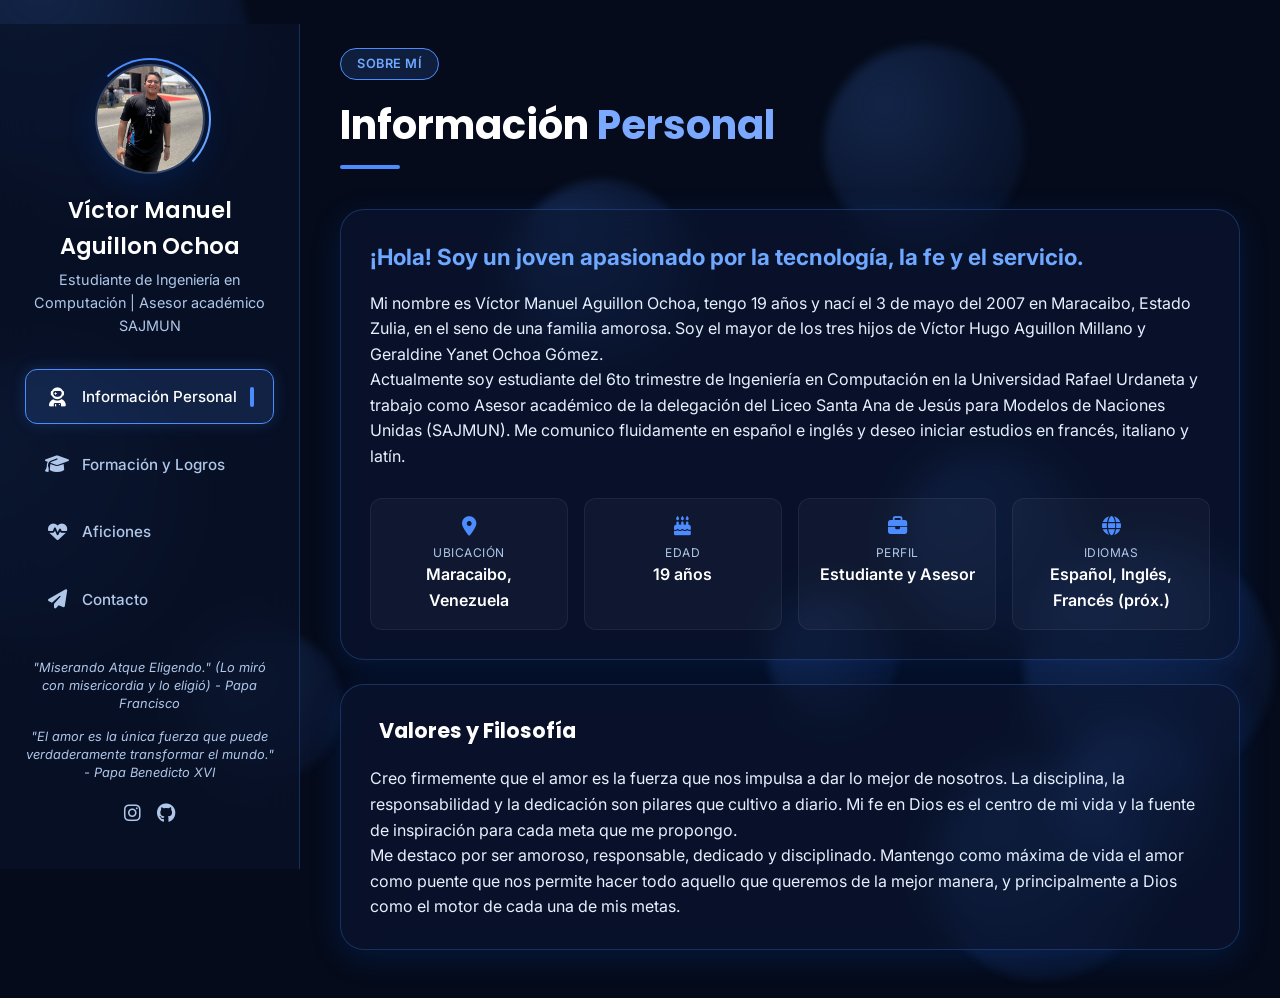
<file: index.html>
<!DOCTYPE html>
<html lang="es">
<head>
    <meta charset="UTF-8">
    <meta name="viewport" content="width=device-width, initial-scale=1.0">
    <title>Biografía | Víctor Manuel Aguillon Ochoa</title>

    <!-- Google Fonts -->
    <link rel="preconnect" href="https://fonts.googleapis.com">
    <link rel="preconnect" href="https://fonts.gstatic.com" crossorigin>
    <link href="https://fonts.googleapis.com/css2?family=Inter:wght@300;400;500;600;700&family=Poppins:wght@400;500;600;700&display=swap" rel="stylesheet">

    <!-- Font Awesome 6 -->
    <link rel="stylesheet" href="https://cdnjs.cloudflare.com/ajax/libs/font-awesome/6.4.0/css/all.min.css">

    <!-- Hoja de estilos principal -->
    <link rel="stylesheet" href="styles.css">
</head>
<body>

    <!-- Burbujas decorativas de fondo -->
    <div class="bg-bubbles" aria-hidden="true">
        <span class="bubble bubble-1"></span>
        <span class="bubble bubble-2"></span>
        <span class="bubble bubble-3"></span>
        <span class="bubble bubble-4"></span>
        <span class="bubble bubble-5"></span>
        <span class="bubble bubble-6"></span>
        <span class="bubble bubble-7"></span>
        <span class="bubble bubble-8"></span>
        <span class="bubble bubble-9"></span>
        <span class="bubble bubble-10"></span>
    </div>

    <!-- Luz que sigue al cursor -->
    <div class="cursor-glow" id="cursorGlow" aria-hidden="true"></div>

    <div class="app-container">

        <!-- Barra lateral -->
        <aside class="sidebar" id="sidebar">
            <div class="profile-section">
                <div class="profile-avatar">
                    <div class="avatar-placeholder" aria-label="Foto de perfil">
                        <img src="fotografias/photo_2026-05-15_08-15-46.jpg" alt="Foto de perfil de Víctor" class="avatar-photo">
                    </div>
                    <div class="avatar-ring" aria-hidden="true"></div>
                </div>
                <h2 class="profile-name">Víctor Manuel Aguillon Ochoa</h2>
                <p class="profile-title">Estudiante de Ingeniería en Computación | Asesor académico SAJMUN</p>
            </div>

            <nav class="sidebar-nav" aria-label="Navegación principal">
                <ul>
                    <li>
                        <button class="nav-btn active" data-section="personal" aria-current="page">
                            <span class="nav-icon"><i class="fa-solid fa-user-astronaut"></i></span>
                            <span class="nav-label">Información Personal</span>
                            <span class="nav-indicator"></span>
                        </button>
                    </li>
                    <li>
                        <button class="nav-btn" data-section="formacion">
                            <span class="nav-icon"><i class="fa-solid fa-graduation-cap"></i></span>
                            <span class="nav-label">Formación y Logros</span>
                            <span class="nav-indicator"></span>
                        </button>
                    </li>
                    <li>
                        <button class="nav-btn" data-section="aficiones">
                            <span class="nav-icon"><i class="fa-solid fa-heart-pulse"></i></span>
                            <span class="nav-label">Aficiones</span>
                            <span class="nav-indicator"></span>
                        </button>
                    </li>
                    <li>
                        <button class="nav-btn" data-section="contacto">
                            <span class="nav-icon"><i class="fa-solid fa-paper-plane"></i></span>
                            <span class="nav-label">Contacto</span>
                            <span class="nav-indicator"></span>
                        </button>
                    </li>
                </ul>
            </nav>

            <div class="sidebar-footer">
                <p class="footer-quote">
                    "Miserando Atque Eligendo." (Lo miró con misericordia y lo eligió) - Papa Francisco
                </p>
                <p class="footer-quote footer-quote-secondary">
                    "El amor es la única fuerza que puede verdaderamente transformar el mundo." - Papa Benedicto XVI
                </p>
                <div class="social-mini">
                    <a href="https://instagram.com/victoraguillon_" target="_blank" rel="noopener noreferrer" aria-label="Instagram" title="Instagram"><i class="fa-brands fa-instagram"></i></a>
                    <a href="https://github.com/victoraguillon" target="_blank" rel="noopener noreferrer" aria-label="GitHub" title="GitHub"><i class="fa-brands fa-github"></i></a>
                </div>
            </div>
        </aside>

        <!-- Botón menú móvil -->
        <button class="mobile-menu-toggle" id="mobileMenuToggle" aria-label="Abrir menú" aria-expanded="false">
            <span class="toggle-bar"></span>
            <span class="toggle-bar"></span>
            <span class="toggle-bar"></span>
        </button>

        <!-- Contenido principal -->
        <main class="main-content" id="mainContent">

            <!-- SECCIÓN 1: INFORMACIÓN PERSONAL -->
            <section class="content-section active" id="section-personal" aria-labelledby="heading-personal">
                <div class="section-header">
                    <span class="section-badge">Sobre mí</span>
                    <h1 id="heading-personal" class="section-title">
                        Información <span class="highlight">Personal</span>
                    </h1>
                    <div class="section-divider"></div>
                </div>

                <div class="section-body">
                    <div class="card glass-card bio-card">
                        <div class="card-inner">
                            <div class="bio-intro">
                                <h3>¡Hola! Soy un joven apasionado por la tecnología, la fe y el servicio.</h3>
                                <p>
                                    Mi nombre es Víctor Manuel Aguillon Ochoa, tengo 19 años y nací el 3 de mayo del 2007 en Maracaibo, Estado Zulia, en el seno de una familia amorosa. Soy el mayor de los tres hijos de Víctor Hugo Aguillon Millano y Geraldine Yanet Ochoa Gómez.
                                </p>
                                <p>
                                    Actualmente soy estudiante del 6to trimestre de Ingeniería en Computación en la Universidad Rafael Urdaneta y trabajo como Asesor académico de la delegación del Liceo Santa Ana de Jesús para Modelos de Naciones Unidas (SAJMUN). Me comunico fluidamente en español e inglés y deseo iniciar estudios en francés, italiano y latín.
                                </p>
                            </div>
                            <div class="quick-facts">
                                <div class="fact-item">
                                    <i class="fa-solid fa-location-dot fact-icon"></i>
                                    <span class="fact-label">Ubicación</span>
                                    <span class="fact-value">Maracaibo, Venezuela</span>
                                </div>
                                <div class="fact-item">
                                    <i class="fa-solid fa-cake-candles fact-icon"></i>
                                    <span class="fact-label">Edad</span>
                                    <span class="fact-value">19 años</span>
                                </div>
                                <div class="fact-item">
                                    <i class="fa-solid fa-briefcase fact-icon"></i>
                                    <span class="fact-label">Perfil</span>
                                    <span class="fact-value">Estudiante y Asesor</span>
                                </div>
                                <div class="fact-item">
                                    <i class="fa-solid fa-globe fact-icon"></i>
                                    <span class="fact-label">Idiomas</span>
                                    <span class="fact-value">Español, Inglés, Francés (próx.)</span>
                                </div>
                            </div>
                        </div>
                    </div>

                    <div class="card glass-card values-card">
                        <h3 class="card-subtitle"><i class="fa-solid fa-sparkles"></i> Valores y Filosofía</h3>
                        <p>
                            Creo firmemente que el amor es la fuerza que nos impulsa a dar lo mejor de nosotros. La disciplina, la responsabilidad y la dedicación son pilares que cultivo a diario. Mi fe en Dios es el centro de mi vida y la fuente de inspiración para cada meta que me propongo.
                        </p>
                         <p>
                                                     
                         </p>

                         <p>
                                    Me destaco por ser amoroso, responsable, dedicado y disciplinado. Mantengo como máxima de vida el amor como puente que nos permite hacer todo aquello que queremos de la mejor manera, y principalmente a Dios como el motor de cada una de mis metas.
                                </p>
                    </div>
                </div>
            </section>

            <!-- SECCIÓN 2: FORMACIÓN Y LOGROS -->
            <section class="content-section" id="section-formacion" aria-labelledby="heading-formacion">
                <div class="section-header">
                    <span class="section-badge">Mi recorrido</span>
                    <h2 id="heading-formacion" class="section-title">
                        Formación y <span class="highlight">Logros</span>
                    </h2>
                    <div class="section-divider"></div>
                </div>

                <div class="section-body">
                    <div class="timeline">
                        <div class="timeline-item">
                            <div class="timeline-dot"></div>
                            <div class="timeline-content card glass-card">
                                <span class="timeline-year">2010 - 2019</span>
                                <h4>Educación Básica</h4>
                                <p class="timeline-place">U.E. Colegio “La Epifanía” – Maracaibo</p>
                                <p class="timeline-desc">
                                    Cursé mis estudios preescolares y primarios en la Unidad Educativa Colegio “La Epifanía”, donde desde temprana edad me destaqué entre mis compañeros por mi comprensión y desarrollo académico, participando activamente en actividades como retos matemáticos representando a mi institución.
                                </p>
                            </div>
                        </div>

                        <div class="timeline-item">
                            <div class="timeline-dot"></div>
                            <div class="timeline-content card glass-card">
                                <span class="timeline-year">2019 - 2024</span>
                                <h4>Bachiller en Ciencias</h4>
                                <p class="timeline-place">U.E. Colegio “La Epifanía” – Maracaibo</p>
                                <p class="timeline-desc">
                                    Egresado con el mejor promedio de la promoción. Presenté uno de los mejores proyectos de investigación de la institución. Cuadro de honor todos los años.
                                </p>
                            </div>
                        </div>

                        <div class="timeline-item">
                            <div class="timeline-dot"></div>
                            <div class="timeline-content card glass-card">
                                <span class="timeline-year">2024 - Actualidad</span>
                                <h4>Ingeniería en Computación</h4>
                                <p class="timeline-place">Universidad Rafael Urdaneta (URU) – Maracaibo</p>
                                <p class="timeline-desc">
                                    6to trimestre cursado. Cuadro de Honor en 4 de 5 trimestres posibles. Desarrollo de programas en C++, proyectos web y bases de datos.
                                </p>
                            </div>
                        </div>

                        <div class="timeline-item">
                            <div class="timeline-dot"></div>
                            <div class="timeline-content card glass-card">
                                <span class="timeline-year">Actualidad</span>
                                <h4>Asesor Académico – SAJMUN</h4>
                                <p class="timeline-place">Delegación del Liceo “Santa Ana de Jesús”</p>
                                <p class="timeline-desc">
                                    Imparto clases a jóvenes de 1er a 5to año para potenciar su desempeño personal, estudiantil y extracurricular en Modelos de Naciones Unidas.
                                </p>
                            </div>
                        </div>
                    </div>

                    <div class="achievements-grid">
                        <h3 class="card-subtitle"><i class="fa-solid fa-trophy"></i> Logros Destacados</h3>
                        <div class="grid-cards">
                            <div class="card glass-card achievement-card">
                                <img src="fotografias/mejorpromedio.jpg" alt="Mejor promedio de la promoción" class="achievement-photo">
                                <i class="fa-solid fa-award achievement-icon"></i>
                                <h5>Mejor Promedio de Promoción</h5>
                                <p>Bachiller en Ciencias (2024) con el promedio más alto de toda la promoción en La Epifanía.</p>
                            </div>
                            <div class="card glass-card achievement-card">
                                <img src="fotografias/cuadrodehonor.jpg" alt="Cuadro de honor universitario" class="achievement-photo">
                                <i class="fa-solid fa-certificate achievement-icon"></i>
                                <h5>Cuadro de Honor Universitario</h5>
                                <p>Reconocido en 4 de 5 trimestres en Ingeniería en Computación (URU).</p>
                            </div>
                            <div class="card glass-card achievement-card">
                                <img src="fotografias/modelos.jpg" alt="Reconocimiento en MUN" class="achievement-photo">
                                <i class="fa-solid fa-star achievement-icon"></i>
                                <h5>Reconocimiento en MUN</h5>
                                <p>9 distinciones de Mejor Delegación seguidas, sumados a otros reconocimientos significativos.</p>
                            </div>
                        </div>
                    </div>
                </div>
            </section>

            <!-- SECCIÓN 3: AFICIONES -->
            <section class="content-section" id="section-aficiones" aria-labelledby="heading-aficiones">
                <div class="section-header">
                    <span class="section-badge">Pasiones</span>
                    <h2 id="heading-aficiones" class="section-title">
                        Mis <span class="highlight">Aficiones</span>
                    </h2>
                    <div class="section-divider"></div>
                </div>

                <div class="section-body">
                    <div class="hobbies-grid">
                        <div class="card glass-card hobby-card">
                            <img src="fotografias/servicio.jpg" alt="Servicio a Dios" class="hobby-photo">
                            <div class="hobby-icon-wrapper"><i class="fa-solid fa-church hobby-icon"></i></div>
                            <h4>Servicio a Dios</h4>
                            <p>Coordinador de JUVEMAR y Voz de Acompañamiento de la Arquidiocesis de Maracaibo para “El Llamado de Samuel”.</p>
                        </div>
                        <div class="card glass-card hobby-card">
                            <img src="fotografias/programación.jpg" alt="Programación" class="hobby-photo">
                            <div class="hobby-icon-wrapper"><i class="fa-solid fa-code hobby-icon"></i></div>
                            <h4>Programación</h4>
                            <p>Disfruto crear soluciones en C++, desarrollo web y bases de datos en mi tiempo libre.</p>
                        </div>
                        <div class="card glass-card hobby-card">
                            <img src="fotografias/videojuego.jpg" alt="Videojuegos" class="hobby-photo">
                            <div class="hobby-icon-wrapper"><i class="fa-solid fa-gamepad hobby-icon"></i></div>
                            <h4>Videojuegos</h4>
                            <p>Explorar mundos virtuales y competir sanamente es mi escape creativo favorito (Especialmente con mi hermano menor).</p>
                        </div>
                        <div class="card glass-card hobby-card">
                            <img src="fotografias/textos religiosos.jpg" alt="Leer textos religiosos" class="hobby-photo">
                            <div class="hobby-icon-wrapper"><i class="fa-solid fa-book-bible hobby-icon"></i></div>
                            <h4>Leer textos religiosos</h4>
                            <p>Estudiar y profundizar en la fe a través de la lectura y la reflexión.</p>
                        </div>
                        <div class="card glass-card hobby-card">
                            <img src="fotografias/seresqueridos.jpg" alt="Pasar tiempo con mis seres queridos" class="hobby-photo">
                            <div class="hobby-icon-wrapper"><i class="fa-solid fa-book-open hobby-icon"></i></div>
                            <h4>Pasar tiempo con mis seres queridos</h4>
                            <p>Valorar los momentos compartidos y fortalecer el amor con mi familia y amigos es una de mis prioridades.</p>
                        </div>
                    </div>
                </div>
            </section>

            <!-- SECCIÓN 4: CONTACTO -->
            <section class="content-section" id="section-contacto" aria-labelledby="heading-contacto">
                <div class="section-header">
                    <span class="section-badge">Hablemos</span>
                    <h2 id="heading-contacto" class="section-title">
                        Ponte en <span class="highlight">Contacto</span>
                    </h2>
                    <div class="section-divider"></div>
                </div>

                <div class="section-body contact-layout">
                    <div class="card glass-card contact-form-card">
                        <h3 class="card-subtitle"><i class="fa-solid fa-envelope"></i> Escríbeme un mensaje</h3>
                        <form id="contactForm" class="contact-form">
                            <div class="form-group">
                                <label for="name">Nombre completo *</label>
                                <div class="input-wrapper">
                                    <i class="fa-solid fa-user input-icon"></i>
                                    <input type="text" id="name" name="name" placeholder="Tu nombre" required>
                                </div>
                            </div>
                            <div class="form-group">
                                <label for="email">Correo electrónico *</label>
                                <div class="input-wrapper">
                                    <i class="fa-solid fa-at input-icon"></i>
                                    <input type="email" id="email" name="email" placeholder="tu@correo.com" required>
                                </div>
                            </div>
                            <div class="form-group">
                                <label for="subject">Asunto</label>
                                <div class="input-wrapper">
                                    <i class="fa-solid fa-tag input-icon"></i>
                                    <input type="text" id="subject" name="subject" placeholder="¿De qué quieres hablar?">
                                </div>
                            </div>
                            <div class="form-group">
                                <label for="message">Mensaje *</label>
                                <div class="input-wrapper">
                                    <i class="fa-solid fa-comment input-icon"></i>
                                    <textarea id="message" name="message" rows="5" placeholder="Escribe tu mensaje aquí..." required></textarea>
                                </div>
                            </div>
                            <button type="submit" class="btn-submit" id="submitBtn">
                                <span class="btn-text">Enviar mensaje</span>
                                <span class="btn-icon"><i class="fa-solid fa-paper-plane"></i></span>
                                <span class="btn-ripple"></span>
                            </button>
                            <div class="form-feedback" id="formFeedback" aria-live="polite"></div>
                        </form>
                    </div>

                    <div class="contact-info-side">
                        <div class="card glass-card contact-info-card">
                            <h3 class="card-subtitle"><i class="fa-solid fa-address-card"></i> Datos de contacto</h3>
                            <ul class="contact-list">
                                <li><i class="fa-solid fa-envelope contact-li-icon"></i><span>victormaguillono2b@gmail.com</span></li>
                                <li><i class="fa-solid fa-location-dot contact-li-icon"></i><span>Maracaibo, Venezuela</span></li>
                                <li><i class="fa-solid fa-phone contact-li-icon"></i><span>Disponible bajo solicitud</span></li>
                            </ul>
                        </div>

                        <div class="card glass-card availability-card">
                            <h3 class="card-subtitle"><i class="fa-solid fa-clock"></i> Disponibilidad</h3>
                            <p>Actualmente estoy <strong>abierto a nuevas oportunidades</strong> de aprendizaje y colaboración. No dudes en contactarme.</p>
                            <div class="status-dot online"></div>
                            <span class="status-text">Disponible para proyectos</span>
                        </div>
                    </div>
                </div>
            </section>

        </main>
    </div>

    <!-- Script principal -->
    <script src="script.js"></script>
</body>
</html>

 <!-- FINAL -->
</file>
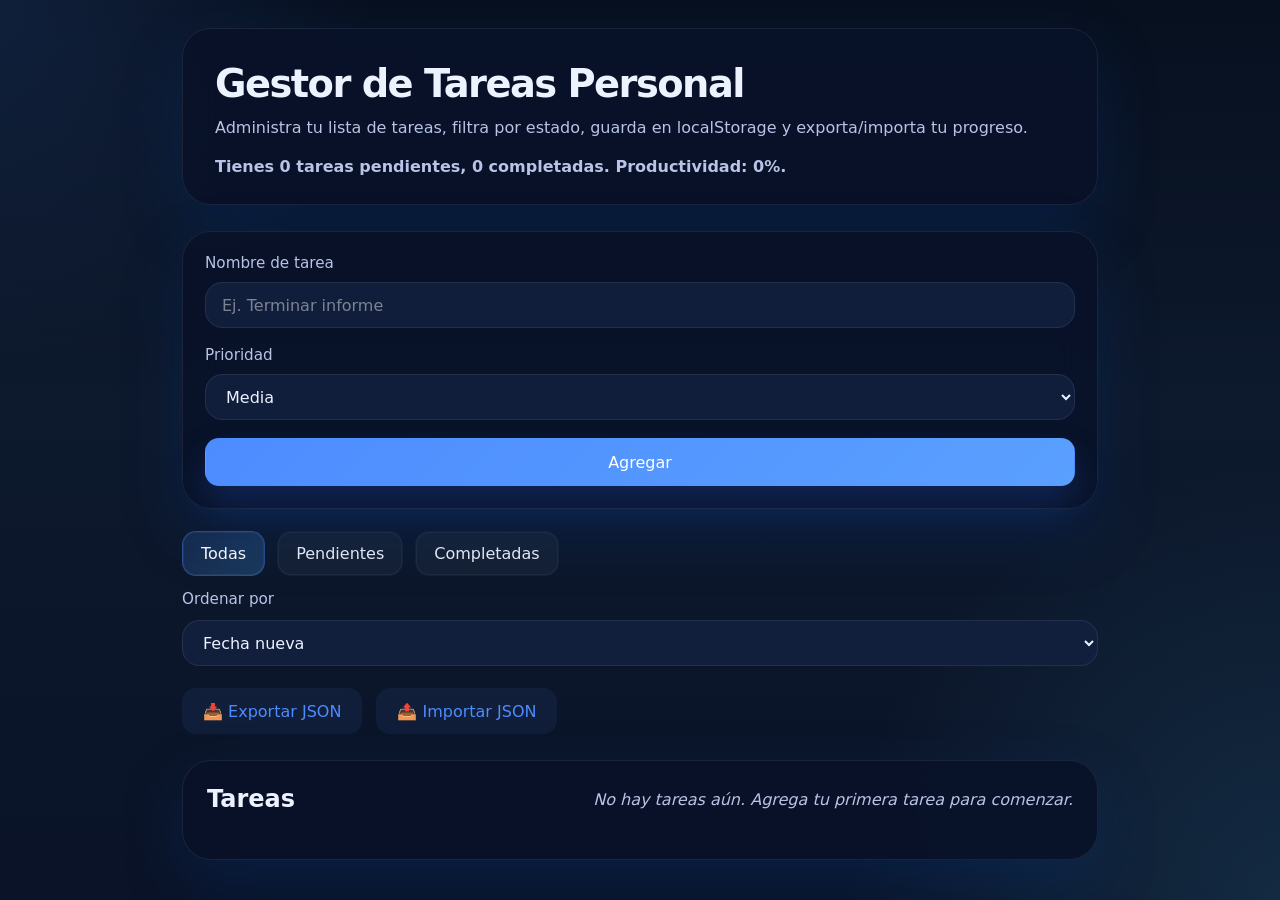
<file: GESTOR-TAREAS/index.html>
﻿<!DOCTYPE html>
<html lang="es">
<head>
  <meta charset="UTF-8">
  <meta name="viewport" content="width=device-width, initial-scale=1.0">
  <title>Gestor de Tareas</title>
  <link rel="stylesheet" href="styles.css">
</head>
<body>
  <main class="app-shell">
    <header class="app-header">
      <h1>Gestor de Tareas Personal</h1>
      <p class="app-description">Administra tu lista de tareas, filtra por estado, guarda en localStorage y exporta/importa tu progreso.</p>
      <div class="stats" aria-live="polite"></div>
    </header>

    <section class="controls">
      <form id="task-form" class="task-form">
        <label class="field-group">
          <span>Nombre de tarea</span>
          <input id="task-text" type="text" name="texto" placeholder="Ej. Terminar informe" autocomplete="off" required minlength="3">
        </label>

        <label class="field-group">
          <span>Prioridad</span>
          <select id="task-priority" name="prioridad">
            <option value="media" selected>Media</option>
            <option value="alta">Alta</option>
            <option value="baja">Baja</option>
          </select>
        </label>

        <button type="submit" class="primary-button">Agregar</button>
      </form>

      <div class="filters">
        <div class="filter-buttons" role="group" aria-label="Filtros de tareas">
          <button type="button" class="filter-button active" data-filter="todas">Todas</button>
          <button type="button" class="filter-button" data-filter="pendientes">Pendientes</button>
          <button type="button" class="filter-button" data-filter="completadas">Completadas</button>
        </div>

        <label class="sort-group">
          <span>Ordenar por</span>
          <select id="task-sort" aria-label="Ordenar tareas">
            <option value="fecha-nueva">Fecha nueva</option>
            <option value="fecha-vieja">Fecha vieja</option>
            <option value="prioridad">Prioridad</option>
          </select>
        </label>
      </div>

      <div class="import-export">
        <button type="button" id="export-button" class="secondary-button">📥 Exportar JSON</button>
        <button type="button" id="import-button" class="secondary-button">📤 Importar JSON</button>
        <input id="import-file" type="file" accept="application/json" hidden>
      </div>
    </section>

    <section class="task-board">
      <div class="task-board-header">
        <h2>Tareas</h2>
        <p id="empty-message" class="empty-message">No hay tareas aún. Agrega tu primera tarea para comenzar.</p>
      </div>
      <ul id="task-list" class="task-list" aria-live="polite"></ul>
    </section>
  </main>

  <script src="script.js"></script>
</body>
</html>
</file>
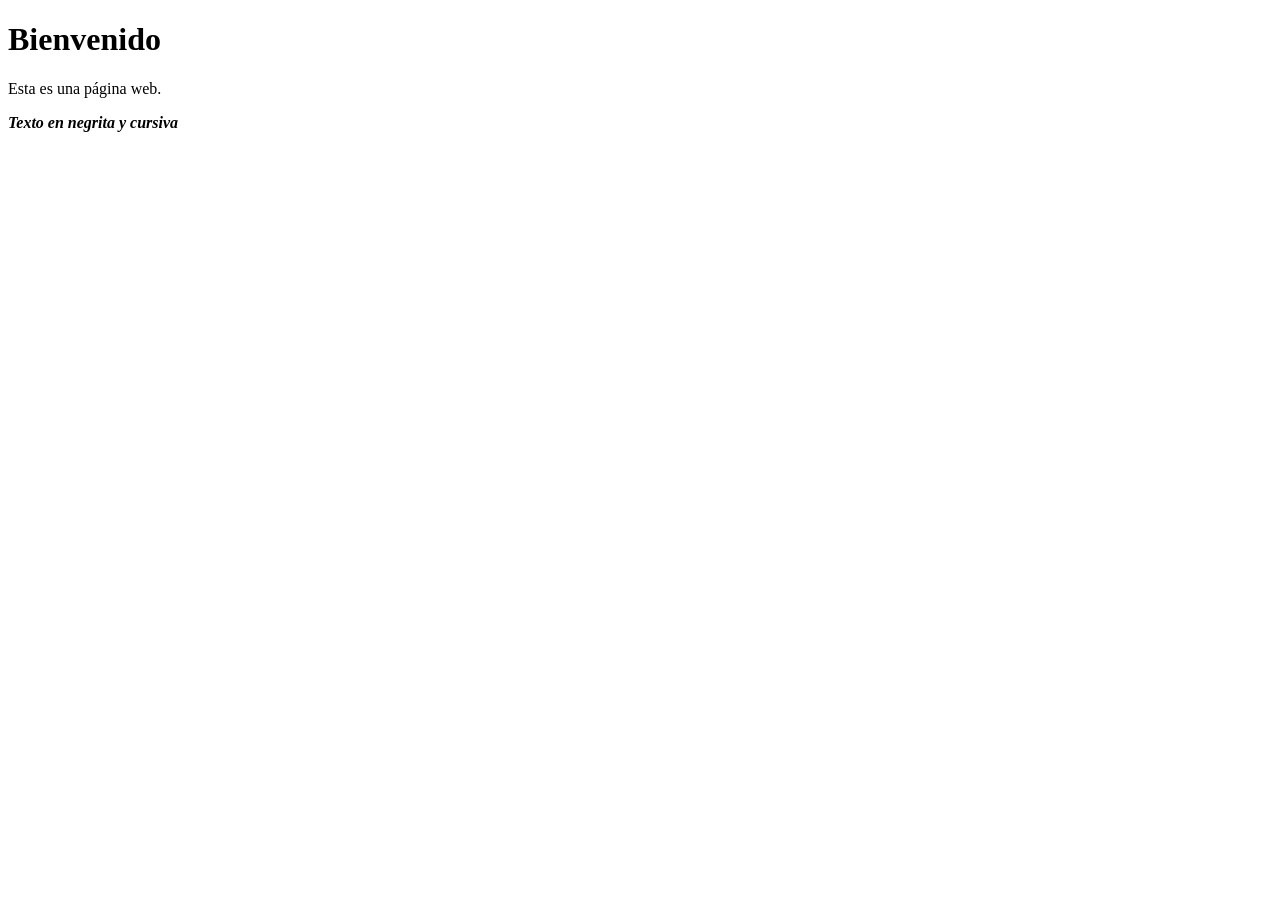
<file: clase1/reto1.html>
<!DOCTYPE html>
<html lang="es">
<head>
    <title>
    Mi primera página
  </title>
  <meta charset="UTF-8">
</head>
  <body>
    <h1>
        Bienvenido
    </h1>
    <p>
        Esta es una página web.
    </p>
    <p>
        <b>
            <i>
                Texto en negrita y cursiva
            </i>
        </b>
    </p>
  </body>
</file>
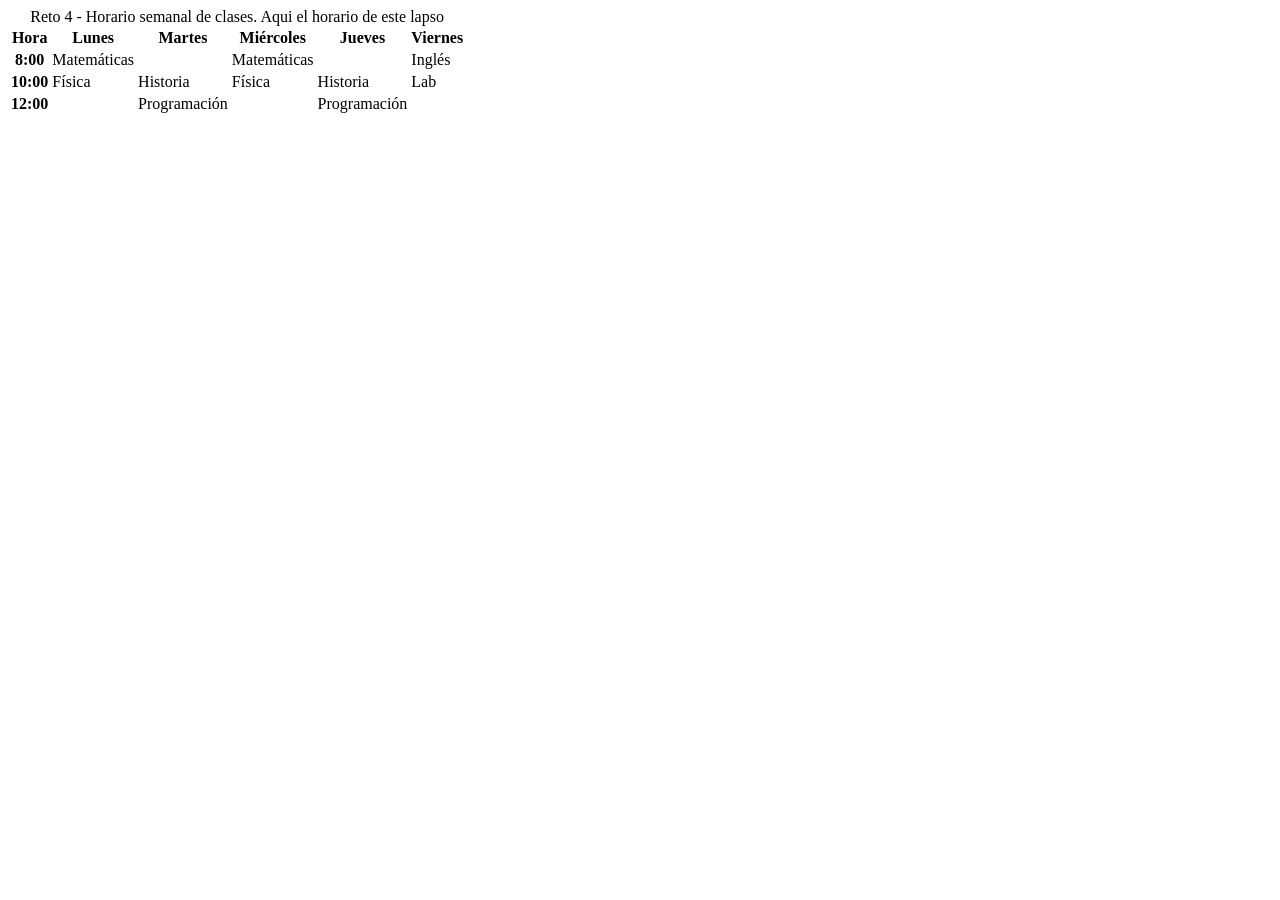
<file: clase1/reto4.html>
<!DOCTYPE html>
<html lang="es">
    <table>
        <caption> Reto 4 - Horario semanal de clases. Aqui el horario de este lapso</caption>
        <thead>
            <tr>
                <th scope="col">Hora</th>
                <th scope="col">Lunes</th>
                <th scope="col">Martes</th>
                <th scope="col">Miércoles</th>
                <th scope="col">Jueves</th>
                <th scope="col">Viernes</th>
            </tr>
        </thead>
        <tbody>
            <tr>
                <th scope="row">8:00</th>
                <td>Matemáticas</td>
                <td></td>
                <td>Matemáticas</td>
                <td></td>
                <td>Inglés</td>
            </tr>
             <tr>
                <th scope="row">10:00</th>
                <td>Física</td>
                <td>Historia</td>
                <td>Física</td>
                <td>Historia</td>
                <td>Lab</td>
            </tr>
            <tr>
                 <th scope="row">12:00</th>
                 <td></td>
                 <td>Programación</td>
                 <td></td>
                 <td>Programación</td>
                 <td></td>
            </tr>
  </tbody>
</table>
</file>
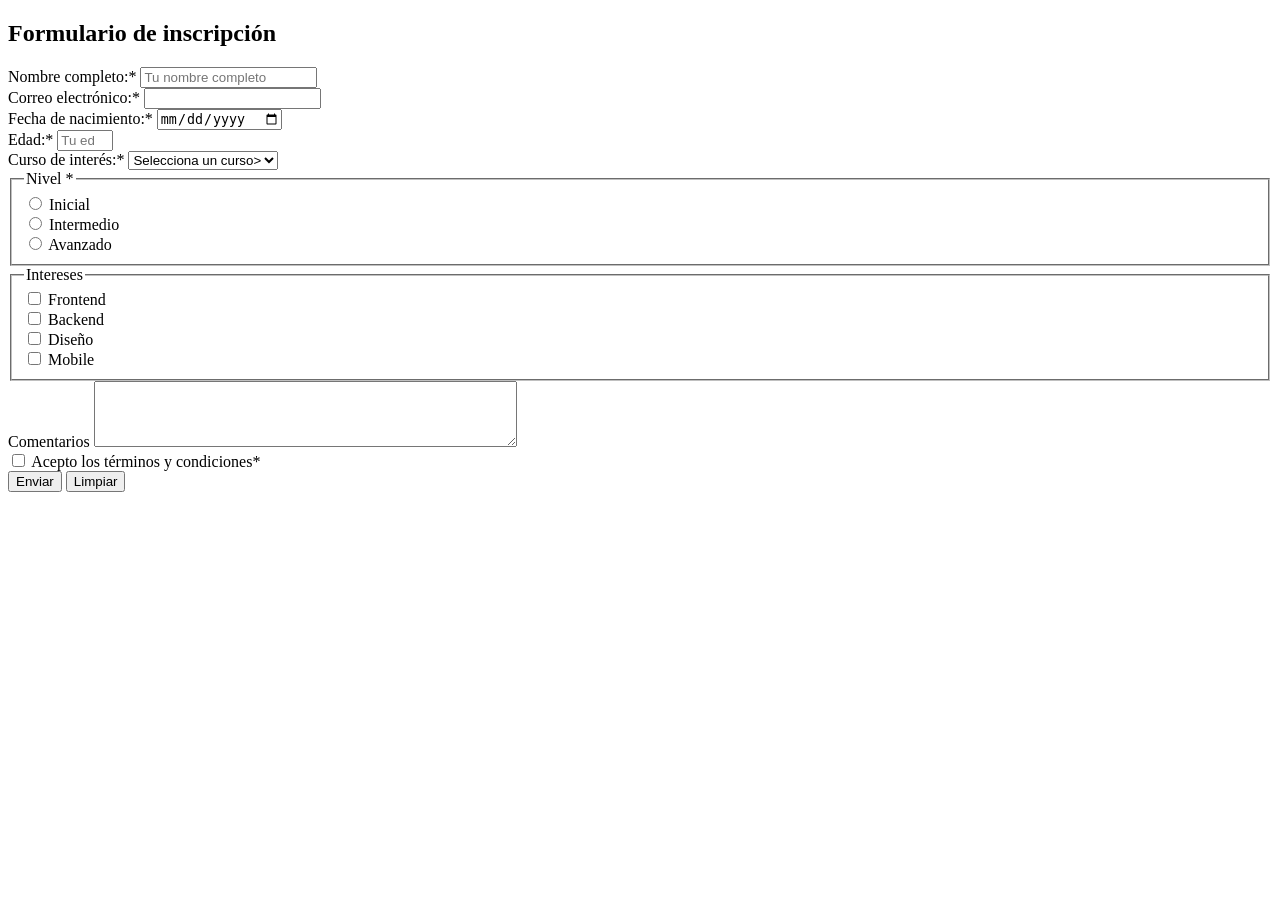
<file: clase1/reto5.html>
<!DOCTYPE html>
<html lang="es">
<head>
    <meta charset="UTF-8">  
    <meta name="viewport" content="width=device-width, initial-scale=1.0">
    <title> Formulario de inscripción</title>
</head>
<body>
    <main>
        <section>  
            <h1>Formulario de inscripción</h1>
            <form action="#" method="post">
                <div>
                    <label for="nombre">Nombre completo:* </label>
                    <input
                        type="text"
                        id="nombre"
                        name="nombre"
                        placeholder="Tu nombre completo"
                        minlength="3"
                        required
                    >
                </div>

                <div>
                    <label for="email">Correo electrónico:* </label>
                    <input
                        type="email"
                        id="email"
                        name="email"
                        required
                    >
                </div>
                <div>
                    <label for="fecha-nacimiento">Fecha de nacimiento:* </label>
                    <input
                        type="date"
                        id="fecha-nacimiento"
                        name="fecha-nacimiento"
                        required
                    >
                </div>
                <div>
                    <label for="edad">Edad:* </label>
                    <input
                        type="number"
                        id="edad"
                        name="edad"
                        min="16"
                        max="120"
                        placeholder="Tu edad"
                        required
                    >
                </div>
                <div>
                    <label for="Curso">Curso de interés:* </label>
                    <select id="curso" name="curso" required>  
                        <option value="">Selecciona un curso> </option>
                        <option value="html">HTML</option>
                        <option value="css">CSS</option>
                        <option value="javascript">JavaScript</option>
                    </select>
                </div>
                <fieldset>
                    <legend>Nivel *</legend>
                    <div>
                        <input type="radio" id="nivel-inicial" name="nivel" value="inicial" required>
                        <label for="nivel-inicial">Inicial</label>
                    </div>
                    <div>
                        <input type="radio" id="nivel-intermedio" name="nivel" value="intermedio">
                        <label for="nivel-intermedio">Intermedio</label>
                    </div>
                    <div>
                        <input type="radio" id="nivel-avanzado" name="nivel" value="avanzado">
                        <label for="nivel-avanzado">Avanzado</label>
                    </div>
                </fieldset>
                 <fieldset>
                    <legend>Intereses</legend>
                    <div>
                        <input type="checkbox" id="interes-frontend" name="intereses" value="frontend">
                        <label for="interes-frontend">Frontend</label>
                    </div>
                    <div>
                        <input type="checkbox" id="interes-backend" name="intereses" value="backend">
                        <label for="interes-backend">Backend</label>
                    </div>
                    <div>
                        <input type="checkbox" id="interes-diseño" name="intereses" value="diseño">
                        <label for="interes-diseño">Diseño</label>
                    </div>
                     <div>
                        <input type="checkbox" id="interes-mobile" name="intereses" value="mobile">
                        <label for="interes-mobile">Mobile</label>
                    </div>
                </fieldset>
                <div>
                    <label for="comentarios">Comentarios</label>
                    <textarea 
                        id="comentarios" 
                        name="comentarios" 
                        rows="4" 
                        cols="50" 
                        placeholder="Escribe aquí tus comentarios...">
                    </textarea>
                </div>
                <div>
                    <input type="checkbox" id="terminos" name="terminos" required>
                    <label for="terminos">Acepto los términos y condiciones*</label>
                </div>
                <div>
                    <button type="submit">Enviar</button>
                    <button type="reset">Limpiar</button>
                </div>
            </form>
        </section>
    </main>
</body>
</html>
</file>
<file: styles.css>
/* ============================================
   ESTILOS GLOBALES Y PALETA DE COLORES (AZULES)
   ============================================ */
:root {
    --bg-primary: #050b1a;
    --bg-secondary: #0a1128;
    --surface: rgba(12, 25, 55, 0.55);
    --surface-hover: rgba(18, 35, 75, 0.65);
    --border-light: rgba(75, 140, 255, 0.25);
    --text-primary: #e6f0ff;
    --text-secondary: #b0c7e9;
    --accent: #4d8cff;
    --accent-glow: #6ea8ff;
    --accent-dark: #2563eb;
    --highlight: #7aa9ff;
    --danger: #ff6b6b;
    --success: #4ade80;
    --gradient-1: linear-gradient(135deg, #0e1c3a 0%, #162a55 100%);
    --shadow-glow: 0 8px 32px rgba(0, 100, 255, 0.15);
    --transition: 0.3s cubic-bezier(0.25, 0.8, 0.25, 1.2);
    --radius-lg: 1.5rem;
    --radius-md: 1rem;
    --radius-sm: 0.75rem;
    --font-body: 'Inter', sans-serif;
    --font-heading: 'Poppins', sans-serif;
}

* {
    margin: 0;
    padding: 0;
    box-sizing: border-box;
}

html {
    font-size: 16px;
    scroll-behavior: smooth;
}

body {
    font-family: var(--font-body);
    background-color: var(--bg-primary);
    color: var(--text-primary);
    min-height: 100vh;
    overflow-x: hidden;
    position: relative;
    line-height: 1.6;
    -webkit-font-smoothing: antialiased;
}

/* ==================== FONDO DE BURBUJAS ==================== */
.bg-bubbles {
    position: fixed;
    top: 0;
    left: 0;
    width: 100%;
    height: 100%;
    pointer-events: none;
    z-index: 0;
}

.bubble {
    position: absolute;
    border-radius: 50%;
    background: radial-gradient(circle at 30% 30%, rgba(77, 140, 255, 0.2), rgba(0, 50, 150, 0.05));
    filter: blur(4px);
    animation: floatBubble 20s infinite ease-in-out;
}

.bubble-1 { width: 300px; height: 300px; top: -100px; left: -50px; animation-duration: 18s; }
.bubble-2 { width: 250px; height: 250px; top: 60%; left: 80%; animation-duration: 22s; animation-delay: -5s; }
.bubble-3 { width: 180px; height: 180px; top: 20%; left: 40%; animation-duration: 25s; animation-delay: -10s; }
.bubble-4 { width: 220px; height: 220px; bottom: -80px; right: 10%; animation-duration: 20s; animation-delay: -3s; }
.bubble-5 { width: 150px; height: 150px; top: 70%; left: 15%; animation-duration: 28s; }
.bubble-6 { width: 200px; height: 200px; top: 5%; right: 20%; animation-duration: 24s; animation-delay: -8s; }
.bubble-7 { width: 130px; height: 130px; bottom: 20%; left: 60%; animation-duration: 19s; }
.bubble-8 { width: 280px; height: 280px; top: 40%; left: -100px; animation-duration: 30s; animation-delay: -12s; }
.bubble-9 { width: 160px; height: 160px; top: 80%; right: 5%; animation-duration: 26s; }
.bubble-10 { width: 190px; height: 190px; top: 50%; left: 70%; animation-duration: 21s; animation-delay: -7s; }

@keyframes floatBubble {
    0%, 100% { transform: translateY(0) scale(1); opacity: 0.3; }
    50% { transform: translateY(-30px) scale(1.05); opacity: 0.5; }
}

/* ==================== CURSOR GLOW ==================== */
.cursor-glow {
    position: fixed;
    width: 300px;
    height: 300px;
    border-radius: 50%;
    background: radial-gradient(circle, rgba(77, 140, 255, 0.15) 0%, transparent 70%);
    pointer-events: none;
    transform: translate(-50%, -50%);
    z-index: 5;
    opacity: 0;
    transition: opacity 0.2s;
}

/* ==================== CONTENEDOR PRINCIPAL ==================== */
.app-container {
    display: flex;
    min-height: 100vh;
    position: relative;
    z-index: 10;
}

/* ==================== SIDEBAR ==================== */
.sidebar {
    width: 300px;
    min-width: 300px;
    background: rgba(8, 18, 40, 0.75);
    backdrop-filter: blur(20px);
    -webkit-backdrop-filter: blur(20px);
    border-right: 1px solid var(--border-light);
    display: flex;
    flex-direction: column;
    align-items: center;
    padding: 2.5rem 1.5rem;
    gap: 2rem;
    z-index: 20;
    transition: transform 0.4s ease;
    position: sticky;
    top: 1.5rem;
    align-self: flex-start;
}

.profile-section {
    text-align: center;
}

.profile-avatar {
    position: relative;
    width: 110px;
    height: 110px;
    margin: 0 auto 1.2rem;
}

.avatar-placeholder {
    width: 100%;
    height: 100%;
    border-radius: 50%;
    background: var(--gradient-1);
    display: flex;
    align-items: center;
    justify-content: center;
    font-size: 2.5rem;
    font-weight: 600;
    color: white;
    text-shadow: 0 2px 8px rgba(0,0,0,0.3);
    box-shadow: var(--shadow-glow);
    position: relative;
    z-index: 2;
    border: 2px solid rgba(255,255,255,0.15);
}

.avatar-placeholder img,
.avatar-placeholder .avatar-photo {
    width: 100%;
    height: 100%;
    object-fit: cover;
    border-radius: 50%;
    display: block;
}

.avatar-ring {
    position: absolute;
    top: -6px;
    left: -6px;
    width: calc(100% + 12px);
    height: calc(100% + 12px);
    border-radius: 50%;
    border: 2px solid transparent;
    border-top-color: var(--accent);
    border-right-color: var(--accent-glow);
    animation: spinRing 8s linear infinite;
    z-index: 1;
}

@keyframes spinRing {
    0% { transform: rotate(0deg); }
    100% { transform: rotate(360deg); }
}

.profile-name {
    font-family: var(--font-heading);
    font-size: 1.4rem;
    font-weight: 600;
    margin-bottom: 0.2rem;
    color: white;
}

.profile-title {
    color: var(--text-secondary);
    font-size: 0.9rem;
    font-weight: 400;
}

/* Navegación */
.sidebar-nav ul {
    list-style: none;
    width: 100%;
    display: flex;
    flex-direction: column;
    gap: 0.8rem;
}

.nav-btn {
    width: 100%;
    padding: 0.9rem 1.2rem;
    background: transparent;
    border: 1px solid transparent;
    border-radius: var(--radius-sm);
    color: var(--text-secondary);
    font-size: 0.95rem;
    font-weight: 500;
    display: flex;
    align-items: center;
    gap: 0.8rem;
    cursor: pointer;
    transition: all var(--transition);
    position: relative;
    overflow: hidden;
    font-family: var(--font-body);
}

.nav-btn:hover {
    background: rgba(77, 140, 255, 0.08);
    color: white;
    border-color: rgba(77, 140, 255, 0.2);
}

.nav-btn.active {
    background: rgba(77, 140, 255, 0.15);
    color: white;
    border-color: var(--accent);
    box-shadow: 0 0 15px rgba(77, 140, 255, 0.2);
}

.nav-icon {
    font-size: 1.2rem;
    width: 24px;
    text-align: center;
}

.nav-indicator {
    margin-left: auto;
    width: 4px;
    height: 20px;
    background: var(--accent);
    border-radius: 4px;
    opacity: 0;
    transform: scaleY(0);
    transition: 0.3s ease;
}

.nav-btn.active .nav-indicator {
    opacity: 1;
    transform: scaleY(1);
}

/* Footer sidebar */
.sidebar-footer {
    margin-top: auto;
    text-align: center;
    width: 100%;
}

.footer-quote {
    font-size: 0.8rem;
    color: var(--text-secondary);
    font-style: italic;
    margin-bottom: 1rem;
    line-height: 1.4;
}

.social-mini {
    display: flex;
    justify-content: center;
    gap: 1rem;
}

.social-mini a {
    color: var(--text-secondary);
    font-size: 1.2rem;
    transition: color 0.2s, transform 0.2s;
}

.social-mini a:hover {
    color: var(--accent-glow);
    transform: translateY(-2px);
}

/* ==================== BOTÓN MÓVIL ==================== */
.mobile-menu-toggle {
    display: none;
    position: fixed;
    top: 1.2rem;
    left: 1.2rem;
    z-index: 100;
    background: rgba(8,18,40,0.8);
    backdrop-filter: blur(10px);
    border: 1px solid var(--border-light);
    border-radius: var(--radius-sm);
    padding: 0.6rem 0.7rem;
    cursor: pointer;
    flex-direction: column;
    gap: 5px;
}

.toggle-bar {
    display: block;
    width: 24px;
    height: 2.5px;
    background: var(--text-primary);
    border-radius: 3px;
    transition: all 0.3s;
}

/* ==================== CONTENIDO PRINCIPAL ==================== */
.main-content {
    flex: 1;
    padding: 3rem 2.5rem;
    overflow-y: auto;
    position: relative;
}

.content-section {
    display: none;
    animation: fadeSlideIn 0.5s ease;
}

.content-section.active {
    display: block;
}

@keyframes fadeSlideIn {
    from {
        opacity: 0;
        transform: translateY(15px);
    }
    to {
        opacity: 1;
        transform: translateY(0);
    }
}

.section-header {
    margin-bottom: 2.5rem;
}

.section-badge {
    display: inline-block;
    padding: 0.3rem 1rem;
    background: rgba(77, 140, 255, 0.15);
    border: 1px solid var(--accent);
    border-radius: 50px;
    font-size: 0.8rem;
    font-weight: 600;
    letter-spacing: 0.5px;
    text-transform: uppercase;
    color: var(--accent-glow);
    margin-bottom: 0.8rem;
}

.section-title {
    font-family: var(--font-heading);
    font-size: 2.5rem;
    font-weight: 700;
    color: white;
    margin-bottom: 0.5rem;
}

.highlight {
    color: var(--highlight);
    position: relative;
}

.section-divider {
    width: 60px;
    height: 4px;
    background: var(--accent);
    border-radius: 4px;
    margin-top: 0.5rem;
}

/* ==================== TARJETAS DE VIDRIO ==================== */
.card {
    background: var(--surface);
    backdrop-filter: blur(16px);
    -webkit-backdrop-filter: blur(16px);
    border: 1px solid var(--border-light);
    border-radius: var(--radius-lg);
    padding: 1.8rem;
    box-shadow: var(--shadow-glow);
    transition: transform 0.3s, box-shadow 0.3s;
}

.glass-card:hover {
    transform: translateY(-3px);
    box-shadow: 0 12px 40px rgba(0, 100, 255, 0.2);
}

.card-subtitle {
    font-family: var(--font-heading);
    font-size: 1.3rem;
    margin-bottom: 1.2rem;
    color: white;
    display: flex;
    align-items: center;
    gap: 0.6rem;
}

/* ==================== BIOGRAFÍA ==================== */
.bio-card .card-inner {
    display: flex;
    flex-direction: column;
    gap: 1.8rem;
}

.bio-intro h3 {
    font-size: 1.4rem;
    margin-bottom: 1rem;
    color: var(--accent-glow);
}

.quick-facts {
    display: grid;
    grid-template-columns: repeat(auto-fit, minmax(130px, 1fr));
    gap: 1rem;
}

.fact-item {
    background: rgba(255,255,255,0.03);
    border-radius: var(--radius-sm);
    padding: 1rem;
    text-align: center;
    border: 1px solid rgba(255,255,255,0.06);
}

.fact-icon {
    color: var(--accent);
    font-size: 1.2rem;
    margin-bottom: 0.4rem;
}

.fact-label {
    display: block;
    font-size: 0.75rem;
    text-transform: uppercase;
    letter-spacing: 0.5px;
    color: var(--text-secondary);
}

.fact-value {
    font-weight: 600;
    color: white;
}

..values-card p {
    color: var(--text-secondary);
}

.values-card {
    margin-top: 1.5rem;
}

/* ==================== TIMELINE ==================== */
.timeline {
    position: relative;
    padding-left: 2rem;
    margin-bottom: 2.5rem;
}

.timeline::before {
    content: '';
    position: absolute;
    left: 1rem;
    top: 0;
    bottom: 0;
    width: 2px;
    background: linear-gradient(to bottom, var(--accent), transparent);
}

.timeline-item {
    position: relative;
    margin-bottom: 2rem;
}

.timeline-dot {
    position: absolute;
    left: -2rem;
    top: 1.2rem;
    width: 14px;
    height: 14px;
    background: var(--accent);
    border-radius: 50%;
    box-shadow: 0 0 12px var(--accent);
    border: 2px solid white;
}

.timeline-content {
    margin-left: 0.5rem;
}

.timeline-year {
    font-size: 0.8rem;
    color: var(--accent-glow);
    font-weight: 600;
}

.timeline-content h4 {
    font-size: 1.2rem;
    margin: 0.3rem 0;
}

.timeline-place {
    color: var(--text-secondary);
    font-size: 0.9rem;
    margin-bottom: 0.4rem;
}

.timeline-desc {
    color: var(--text-secondary);
    font-size: 0.9rem;
}

.grid-cards {
    display: grid;
    grid-template-columns: repeat(auto-fit, minmax(220px, 1fr));
    gap: 1.2rem;
    margin-top: 1rem;
}

.achievement-icon {
    font-size: 2rem;
    color: var(--accent);
    margin-bottom: 0.6rem;
}

.achievement-card h5 {
    font-size: 1rem;
    margin-bottom: 0.4rem;
}

.achievement-photo {
    width: 100%;
    height: 150px;
    object-fit: cover;
    border-radius: 16px;
    margin-bottom: 1rem;
    display: block;
}

/* ==================== AFICIONES ==================== */
.hobbies-grid {
    display: grid;
    grid-template-columns: repeat(auto-fit, minmax(200px, 1fr));
    gap: 1.5rem;
}

.hobby-card {
    text-align: center;
    padding: 2rem 1rem;
    cursor: pointer;
    transition: transform 0.3s ease, box-shadow 0.3s ease;
}

.hobby-card:hover,
.hobby-card:focus-within {
    transform: translateY(-4px) scale(1.02);
    box-shadow: 0 20px 40px rgba(0, 0, 0, 0.18);
}

.hobby-photo {
    width: 100%;
    height: 150px;
    object-fit: cover;
    border-radius: 16px;
    margin-bottom: 1rem;
    transition: height 0.3s ease, transform 0.3s ease;
}

.hobby-overlay {
    position: fixed;
    inset: 0;
    background: rgba(0, 0, 0, 0.85);
    display: flex;
    align-items: center;
    justify-content: center;
    padding: 1.5rem;
    z-index: 9999;
    overflow: auto;
    animation: fadeInOverlay 0.25s ease forwards;
}

@keyframes fadeInOverlay {
    from { opacity: 0; }
    to { opacity: 1; }
}

.hobby-overlay-content {
    width: min(100%, 980px);
    background: rgba(10, 18, 45, 0.98);
    border-radius: 24px;
    padding: 2rem;
    box-shadow: 0 30px 80px rgba(0, 0, 0, 0.35);
    position: relative;
}

.hobby-overlay-close {
    position: absolute;
    top: 1rem;
    right: 1rem;
    width: 42px;
    height: 42px;
    border-radius: 50%;
    background: rgba(255, 255, 255, 0.08);
    border: none;
    color: white;
    font-size: 1.5rem;
    cursor: pointer;
    display: flex;
    align-items: center;
    justify-content: center;
    transition: background 0.2s ease;
}

.hobby-overlay-close:hover {
    background: rgba(255, 255, 255, 0.18);
}

.hobby-overlay-image {
    width: 100%;
    height: 420px;
    object-fit: cover;
    border-radius: 18px;
    margin-bottom: 1.5rem;
}

.hobby-overlay-title {
    font-size: 2rem;
    margin: 0 0 0.75rem;
}

.hobby-overlay-text {
    color: var(--text-secondary);
    line-height: 1.8;
}

.hobby-overlay .hobby-icon-wrapper {
    margin: 0 auto 1rem;
}

.hobby-icon-wrapper {
    background: rgba(77, 140, 255, 0.1);
    width: 60px;
    height: 60px;
    border-radius: 50%;
    display: flex;
    align-items: center;
    justify-content: center;
    margin: 0 auto 1rem;
    font-size: 1.5rem;
    color: var(--accent);
    transition: 0.3s;
}

.hobby-card:hover .hobby-icon-wrapper {
    background: var(--accent);
    color: white;
    transform: scale(1.05);
}

/* ==================== CONTACTO ==================== */
.contact-layout {
    display: grid;
    grid-template-columns: 1.2fr 0.8fr;
    gap: 2rem;
}

.contact-form .form-group {
    margin-bottom: 1.2rem;
}

.form-group label {
    display: block;
    margin-bottom: 0.4rem;
    font-size: 0.85rem;
    color: var(--text-secondary);
}

.input-wrapper {
    position: relative;
    display: flex;
    align-items: center;
}

.input-icon {
    position: absolute;
    left: 1rem;
    color: var(--text-secondary);
    font-size: 0.9rem;
}

.input-wrapper input,
.input-wrapper textarea {
    width: 100%;
    padding: 0.8rem 1rem 0.8rem 2.5rem;
    background: rgba(255,255,255,0.05);
    border: 1px solid var(--border-light);
    border-radius: var(--radius-sm);
    color: white;
    font-family: var(--font-body);
    transition: 0.2s;
}

.input-wrapper input:focus,
.input-wrapper textarea:focus {
    outline: none;
    border-color: var(--accent);
    box-shadow: 0 0 10px rgba(77,140,255,0.2);
}

.btn-submit {
    display: inline-flex;
    align-items: center;
    gap: 0.6rem;
    padding: 0.8rem 1.8rem;
    background: var(--accent);
    border: none;
    border-radius: 50px;
    color: white;
    font-weight: 600;
    cursor: pointer;
    position: relative;
    overflow: hidden;
    transition: 0.3s;
}

.btn-submit:hover {
    background: var(--accent-dark);
    box-shadow: 0 6px 20px rgba(77,140,255,0.4);
}

.btn-ripple {
    position: absolute;
    top: 50%;
    left: 50%;
    width: 0;
    height: 0;
    border-radius: 50%;
    background: rgba(255,255,255,0.3);
    transform: translate(-50%, -50%);
    transition: width 0.6s, height 0.6s;
}

.btn-submit:active .btn-ripple {
    width: 300px;
    height: 300px;
}

.form-feedback {
    margin-top: 1rem;
    font-size: 0.9rem;
}

.contact-info-card ul {
    list-style: none;
    margin-top: 1rem;
}

.contact-info-card li {
    display: flex;
    align-items: center;
    gap: 0.8rem;
    margin-bottom: 0.8rem;
    color: var(--text-secondary);
}

.contact-li-icon {
    color: var(--accent);
    width: 20px;
}

.availability-card {
    margin-top: 1.5rem;
    position: relative;
}

.status-dot {
    width: 12px;
    height: 12px;
    border-radius: 50%;
    display: inline-block;
    margin-right: 0.5rem;
    background: var(--success);
    box-shadow: 0 0 8px var(--success);
}

/* ==================== RESPONSIVE ==================== */
@media (max-width: 900px) {
    .sidebar {
        position: fixed;
        left: 0;
        top: 0;
        height: 100vh;
        transform: translateX(-100%);
        width: 280px;
    }

    .sidebar.open {
        transform: translateX(0);
    }

    .mobile-menu-toggle {
        display: flex;
    }

    .main-content {
        padding: 2rem 1.5rem;
    }

    .contact-layout {
        grid-template-columns: 1fr;
    }
}

@media (max-width: 600px) {
    .section-title {
        font-size: 1.8rem;
    }
}

 /*<!-- FINAL -->
</file>
<file: GESTOR-TAREAS/styles.css>
﻿:root {
  --bg-primary: #050b1a;
  --bg-secondary: #0b1323;
  --surface: rgba(12, 25, 55, 0.75);
  --surface-strong: rgba(12, 25, 55, 0.95);
  --surface-border: rgba(255, 255, 255, 0.08);
  --text-primary: #edf2ff;
  --text-secondary: #b8c3e6;
  --accent: #4d8cff;
  --accent-strong: #5aa0ff;
  --accent-dark: #2563eb;
  --success: #4ade80;
  --warning: #facc15;
  --danger: #fb7185;
  --radius-xl: 1.8rem;
  --radius-lg: 1.1rem;
  --radius-md: 0.9rem;
  --shadow-glow: 0 24px 60px rgba(0, 60, 140, 0.25);
  --transition: 0.22s ease;
  --font-body: 'Inter', system-ui, -apple-system, BlinkMacSystemFont, 'Segoe UI', sans-serif;
}

* {
  margin: 0;
  padding: 0;
  box-sizing: border-box;
}

html {
  scroll-behavior: smooth;
}

body {
  min-height: 100vh;
  font-family: var(--font-body);
  background: radial-gradient(circle at top left, rgba(77, 140, 255, 0.12), transparent 24%),
    radial-gradient(circle at bottom right, rgba(84, 211, 255, 0.12), transparent 28%),
    linear-gradient(180deg, #07101f 0%, #0d192d 45%, #0a1327 100%);
  color: var(--text-primary);
}

button,
input,
select {
  font: inherit;
}

button {
  cursor: pointer;
}

.app-shell {
  max-width: 980px;
  margin: 0 auto;
  padding: 28px clamp(18px, 4vw, 32px);
}

.app-header,
.task-form,
.task-board {
  background: rgba(8, 18, 40, 0.88);
  border: 1px solid var(--surface-border);
  border-radius: var(--radius-xl);
  backdrop-filter: blur(18px);
  -webkit-backdrop-filter: blur(18px);
  box-shadow: var(--shadow-glow);
}

.app-header {
  padding: 32px 32px 28px;
}

.app-header h1 {
  margin-bottom: 12px;
  font-size: clamp(2rem, 3vw, 3rem);
  letter-spacing: -0.04em;
}

.app-description,
.stats,
.empty-message {
  color: var(--text-secondary);
}

.stats {
  margin-top: 20px;
  font-weight: 600;
}

.controls {
  display: grid;
  gap: 22px;
  margin: 26px 0;
}

.task-form {
  display: grid;
  gap: 18px;
  padding: 22px;
}

.field-group,
.sort-group {
  display: grid;
  gap: 10px;
}

.field-group span,
.sort-group span {
  color: var(--text-secondary);
  font-size: 0.95rem;
}

.task-form input,
.task-form select,
.sort-group select {
  width: 100%;
  min-height: 46px;
  border-radius: var(--radius-lg);
  border: 1px solid rgba(255, 255, 255, 0.08);
  padding: 0 16px;
  background: rgba(18, 33, 63, 0.9);
  color: var(--text-primary);
}

.task-form input::placeholder {
  color: rgba(255, 255, 255, 0.45);
}

.primary-button,
.secondary-button,
.filter-button {
  border: 1px solid transparent;
  border-radius: 14px;
  transition: transform var(--transition), background var(--transition), box-shadow var(--transition), border-color var(--transition);
}

.primary-button {
  min-height: 48px;
  padding: 0 24px;
  color: white;
  background: linear-gradient(135deg, var(--accent), var(--accent-strong));
  box-shadow: 0 18px 35px rgba(38, 86, 196, 0.28);
}

.primary-button:hover {
  transform: translateY(-1px);
  background: linear-gradient(135deg, #57a0ff, #4074d9);
}

.secondary-button {
  min-height: 46px;
  padding: 0 20px;
  color: var(--accent);
  background: rgba(77, 140, 255, 0.08);
}

.secondary-button:hover,
.filter-button:hover {
  transform: translateY(-1px);
}

.import-export {
  display: flex;
  gap: 14px;
  flex-wrap: wrap;
}

.filters {
  display: grid;
  gap: 14px;
}

.filter-buttons {
  display: flex;
  gap: 12px;
  flex-wrap: wrap;
}

.filter-button {
  padding: 12px 18px;
  background: rgba(255, 255, 255, 0.04);
  color: var(--text-primary);
  box-shadow: inset 0 0 0 1px rgba(255, 255, 255, 0.05);
}

.filter-button.active {
  background: linear-gradient(135deg, rgba(77, 140, 255, 0.16), rgba(74, 170, 255, 0.24));
  color: white;
  border-color: rgba(77, 140, 255, 0.32);
}

.sort-group {
  display: flex;
  flex-wrap: wrap;
  gap: 12px;
  align-items: center;
}

.task-board {
  padding: 24px;
}

.task-board-header {
  display: flex;
  flex-wrap: wrap;
  justify-content: space-between;
  gap: 16px;
  align-items: center;
  margin-bottom: 22px;
}

.task-board-header h2 {
  margin: 0;
}

.empty-message {
  margin: 0;
  font-style: italic;
}

.task-list {
  list-style: none;
  margin: 0;
  padding: 0;
  display: grid;
  gap: 16px;
}

.task-item {
  display: grid;
  grid-template-columns: auto 1fr auto;
  gap: 16px;
  align-items: center;
  padding: 18px 20px;
  border-radius: 20px;
  background: rgba(10, 24, 46, 0.92);
  border: 1px solid rgba(255, 255, 255, 0.05);
}

.task-item.completed {
  background: rgba(18, 40, 72, 0.92);
}

.task-main {
  display: flex;
  align-items: center;
  gap: 16px;
}

.task-data {
  display: grid;
  gap: 10px;
}

.task-text {
  font-size: 1rem;
  color: var(--text-primary);
  word-break: break-word;
  max-width: 100%;
}

.task-text.completed {
  text-decoration: line-through;
  color: rgba(255, 255, 255, 0.55);
}

.task-meta {
  display: flex;
  gap: 12px;
  flex-wrap: wrap;
  color: var(--text-secondary);
  font-size: 0.92rem;
}

.priority-badge {
  display: inline-flex;
  align-items: center;
  gap: 8px;
  padding: 5px 12px;
  border-radius: 999px;
  font-weight: 700;
  text-transform: uppercase;
  letter-spacing: 0.02em;
}

.priority-baja {
  background: rgba(74, 222, 128, 0.14);
  color: #4ade80;
}

.priority-media {
  background: rgba(250, 204, 21, 0.16);
  color: #facc15;
}

.priority-alta {
  background: rgba(251, 113, 133, 0.14);
  color: #fb7185;
}

.task-actions {
  display: flex;
  flex-direction: column;
  gap: 12px;
}

.task-actions button {
  width: 46px;
  height: 46px;
  display: grid;
  place-items: center;
  border-radius: 14px;
  background: rgba(255, 255, 255, 0.05);
  border: 1px solid rgba(255, 255, 255, 0.08);
  color: var(--text-primary);
}

.task-actions button:hover {
  border-color: rgba(77, 140, 255, 0.35);
  color: var(--accent);
}

.edit-input {
  width: 100%;
  border: 1px solid rgba(255, 255, 255, 0.12);
  border-radius: 14px;
  padding: 12px 14px;
  background: rgba(12, 22, 46, 0.9);
  color: var(--text-primary);
}

@media (max-width: 780px) {
  .task-item {
    grid-template-columns: auto 1fr;
  }

  .task-actions {
    flex-direction: row;
    justify-content: flex-end;
  }
}

@media (max-width: 520px) {
  .controls,
  .task-board-header {
    gap: 14px;
  }

  .filter-buttons,
  .import-export,
  .sort-group {
    flex-direction: column;
    align-items: stretch;
  }
}
</file>
